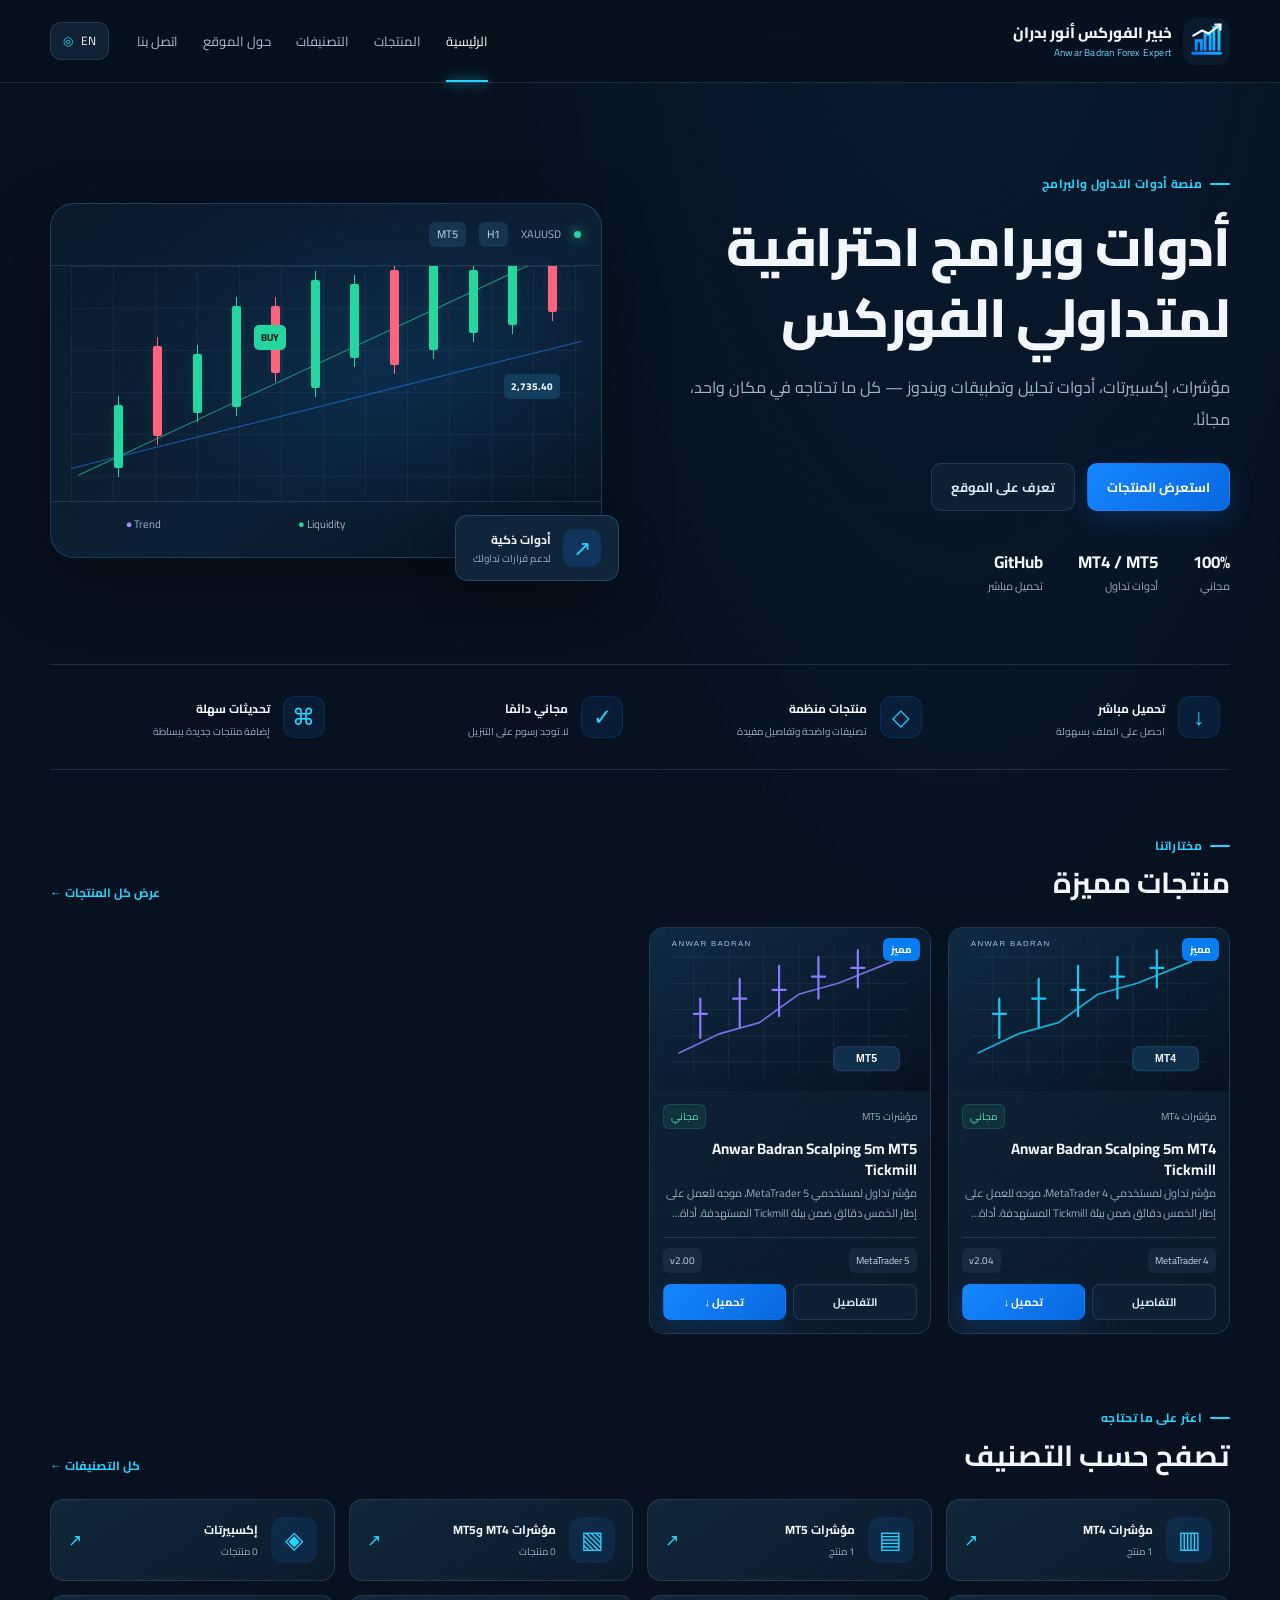
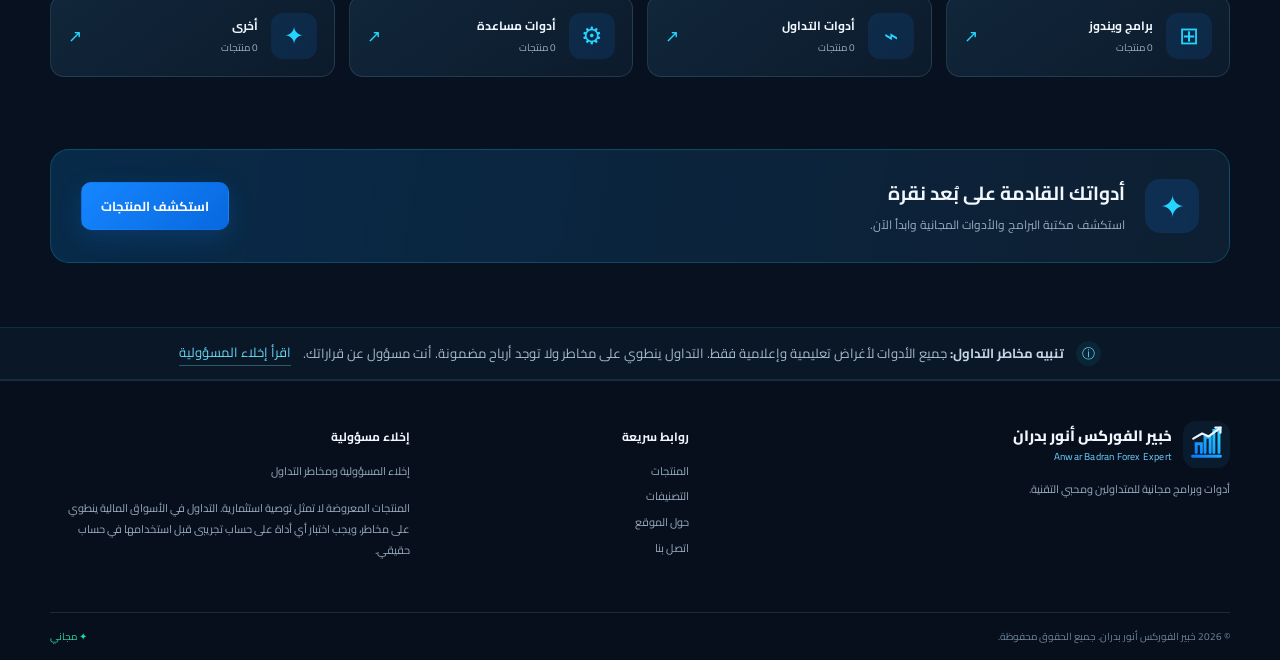
<file: index.html>
<!doctype html>
<html lang="ar" dir="rtl">
<head>
  <meta charset="utf-8">
  <meta name="viewport" content="width=device-width, initial-scale=1">
  <meta name="theme-color" content="#07111f">
  <meta name="description" content="معرض خبير الفوركس أنور بدران للبرامج والمؤشرات وأدوات التداول المجانية.">
  <title>خبير الفوركس أنور بدران | برامج وأدوات مجانية</title>
  <link rel="icon" href="assets/images/logo.svg" type="image/svg+xml">
  <link rel="stylesheet" href="assets/css/style.css">
  <script defer src="assets/js/app.js"></script>
</head>
<body>
  <div id="site-header"></div>
  <main>
    <section class="hero container">
      <div class="hero-copy">
        <span class="eyebrow" data-i18n="heroEyebrow">منصة أدوات التداول والبرامج</span>
        <h1 data-i18n="heroTitle">أدوات وبرامج احترافية<br>لمتداولي الفوركس</h1>
        <p data-i18n="heroText">مؤشرات، إكسبيرتات، أدوات تحليل وتطبيقات ويندوز — كل ما تحتاجه في مكان واحد، مجانًا.</p>
        <div class="hero-actions">
          <a class="button primary" href="products.html" data-i18n="browseProducts">استعرض المنتجات <span aria-hidden="true">←</span></a>
          <a class="button secondary" href="about.html" data-i18n="learnMore">تعرف على الموقع</a>
        </div>
        <div class="hero-stats">
          <div><strong>100%</strong><span data-i18n="freeAlways">مجاني</span></div>
          <div><strong>MT4 / MT5</strong><span data-i18n="tradingTools">أدوات تداول</span></div>
          <div><strong>GitHub</strong><span data-i18n="directDownloads">تحميل مباشر</span></div>
        </div>
      </div>
      <div class="hero-visual" aria-label="Trading chart illustration">
        <div class="visual-top"><span class="live-dot"></span><span>XAUUSD</span><span class="visual-pill">H1</span><span class="visual-pill">MT5</span></div>
        <div class="chart-grid">
          <div class="chart-line line-one"></div><div class="chart-line line-two"></div>
          <div class="candles" aria-hidden="true">
            <i class="up" style="--h:30%;--b:10%"></i><i class="down" style="--h:43%;--b:25%"></i><i class="up" style="--h:28%;--b:36%"></i><i class="up" style="--h:48%;--b:39%"></i><i class="down" style="--h:32%;--b:55%"></i><i class="up" style="--h:51%;--b:48%"></i><i class="up" style="--h:35%;--b:62%"></i><i class="down" style="--h:45%;--b:59%"></i><i class="up" style="--h:53%;--b:66%"></i><i class="up" style="--h:30%;--b:74%"></i><i class="up" style="--h:42%;--b:78%"></i><i class="down" style="--h:25%;--b:84%"></i>
          </div>
          <div class="chart-label label-buy">BUY</div><div class="chart-label label-price">2,735.40</div>
        </div>
        <div class="visual-footer"><span>EMA 50 <b class="blue">●</b></span><span>Liquidity <b class="green">●</b></span><span>Trend <b class="purple">●</b></span></div>
        <div class="floating-card"><span class="float-icon">↗</span><div><strong data-i18n="smartTools">أدوات ذكية</strong><small data-i18n="forYourTrading">لدعم قرارات تداولك</small></div></div>
      </div>
    </section>

    <section class="benefits container">
      <div class="benefit"><span class="benefit-icon">↓</span><div><strong data-i18n="benefit1Title">تحميل مباشر</strong><p data-i18n="benefit1Text">احصل على الملف بسهولة</p></div></div>
      <div class="benefit"><span class="benefit-icon">◇</span><div><strong data-i18n="benefit2Title">منتجات منظمة</strong><p data-i18n="benefit2Text">تصنيفات واضحة وتفاصيل مفيدة</p></div></div>
      <div class="benefit"><span class="benefit-icon">✓</span><div><strong data-i18n="benefit3Title">مجاني دائمًا</strong><p data-i18n="benefit3Text">لا توجد رسوم على التنزيل</p></div></div>
      <div class="benefit"><span class="benefit-icon">⌘</span><div><strong data-i18n="benefit4Title">تحديثات سهلة</strong><p data-i18n="benefit4Text">إضافة منتجات جديدة ببساطة</p></div></div>
    </section>

    <section class="section container">
      <div class="section-heading"><div><span class="eyebrow" data-i18n="curatedCollection">مختاراتنا</span><h2 data-i18n="featuredProducts">منتجات مميزة</h2></div><a class="text-link" href="products.html" data-i18n="viewAll">عرض كل المنتجات ←</a></div>
      <div id="featured-products" class="product-grid"></div>
    </section>

    <section class="section container">
      <div class="section-heading"><div><span class="eyebrow" data-i18n="browseByType">اعثر على ما تحتاجه</span><h2 data-i18n="categoriesTitle">تصفح حسب التصنيف</h2></div><a class="text-link" href="categories.html" data-i18n="allCategories">كل التصنيفات ←</a></div>
      <div id="home-categories" class="category-grid"></div>
    </section>

    <section class="cta container">
      <div class="cta-mark">✦</div><div><h2 data-i18n="ctaTitle">أدواتك القادمة على بُعد نقرة</h2><p data-i18n="ctaText">استكشف مكتبة البرامج والأدوات المجانية وابدأ الآن.</p></div><a class="button primary" href="products.html" data-i18n="exploreNow">استكشف المنتجات</a>
    </section>
  </main>
  <div id="site-footer"></div>
</body>
</html>
</file>
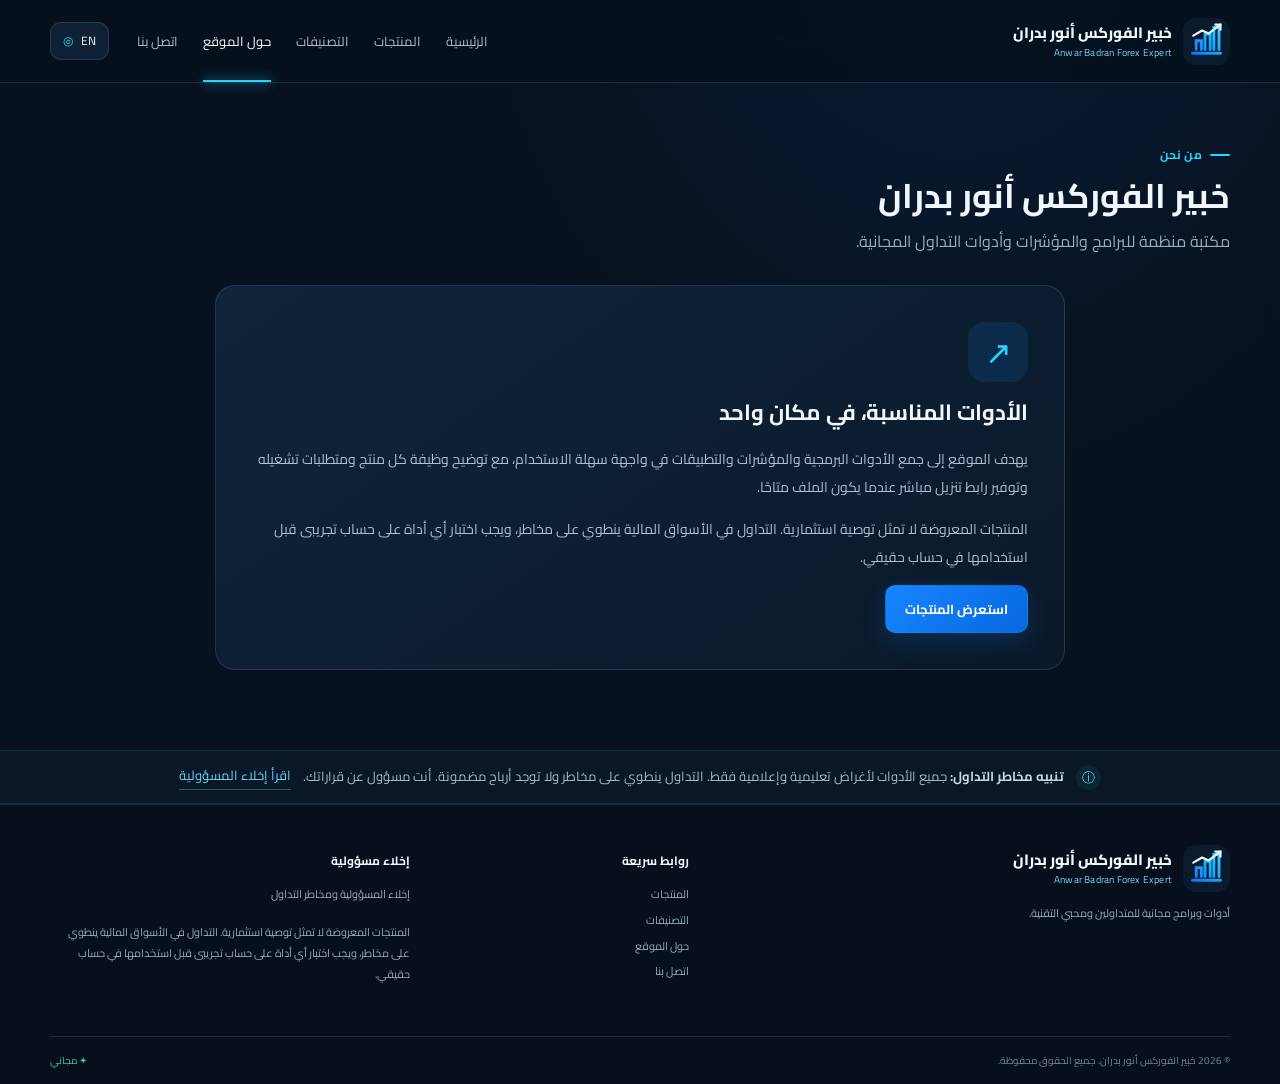
<file: about.html>
<!doctype html>
<html lang="ar" dir="rtl"><head><meta charset="utf-8"><meta name="viewport" content="width=device-width,initial-scale=1"><title>عن الموقع | خبير الفوركس أنور بدران</title><link rel="icon" href="assets/images/logo.svg" type="image/svg+xml"><link rel="stylesheet" href="assets/css/style.css"><script defer src="assets/js/app.js"></script></head><body><div id="site-header"></div><main class="container page-main"><div class="page-heading"><span class="eyebrow" data-i18n="aboutLabel">من نحن</span><h1 data-i18n="aboutTitle">خبير الفوركس أنور بدران</h1><p data-i18n="aboutLead">مكتبة منظمة للبرامج والمؤشرات وأدوات التداول المجانية.</p></div><section class="content-panel about-panel"><div class="about-symbol">↗</div><h2 data-i18n="aboutHeading">الأدوات المناسبة، في مكان واحد</h2><p data-i18n="aboutBody">يهدف الموقع إلى جمع الأدوات البرمجية والمؤشرات والتطبيقات في واجهة سهلة الاستخدام، مع توضيح وظيفة كل منتج ومتطلبات تشغيله وتوفير رابط تنزيل مباشر عندما يكون الملف متاحًا.</p><p data-i18n="aboutNote">المنتجات المعروضة لا تمثل توصية استثمارية. التداول في الأسواق المالية ينطوي على مخاطر، ويجب اختبار أي أداة قبل استخدامها في حساب حقيقي.</p><a class="button primary" href="products.html" data-i18n="browseProducts">استعرض المنتجات</a></section></main><div id="site-footer"></div></body></html>
</file>
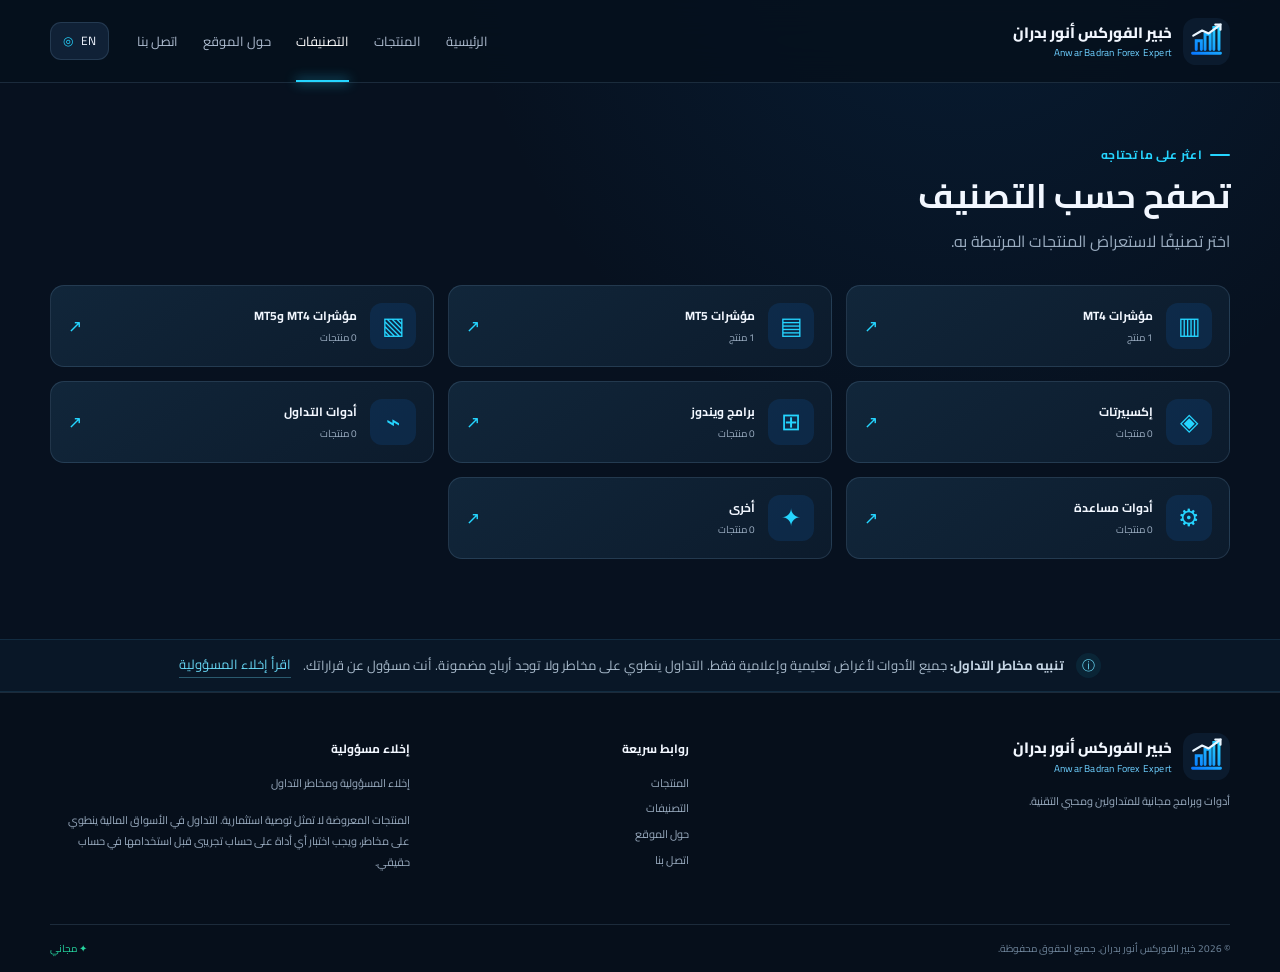
<file: categories.html>
<!doctype html>
<html lang="ar" dir="rtl"><head><meta charset="utf-8"><meta name="viewport" content="width=device-width,initial-scale=1"><title>التصنيفات | خبير الفوركس أنور بدران</title><link rel="icon" href="assets/images/logo.svg" type="image/svg+xml"><link rel="stylesheet" href="assets/css/style.css"><script defer src="assets/js/app.js"></script></head><body><div id="site-header"></div><main class="container page-main"><div class="page-heading"><span class="eyebrow" data-i18n="browseByType">اعثر على ما تحتاجه</span><h1 data-i18n="categoriesTitle">تصفح حسب التصنيف</h1><p data-i18n="categoriesIntro">اختر تصنيفًا لاستعراض المنتجات المرتبطة به.</p></div><div id="all-categories" class="category-grid category-grid-large"></div></main><div id="site-footer"></div></body></html>
</file>
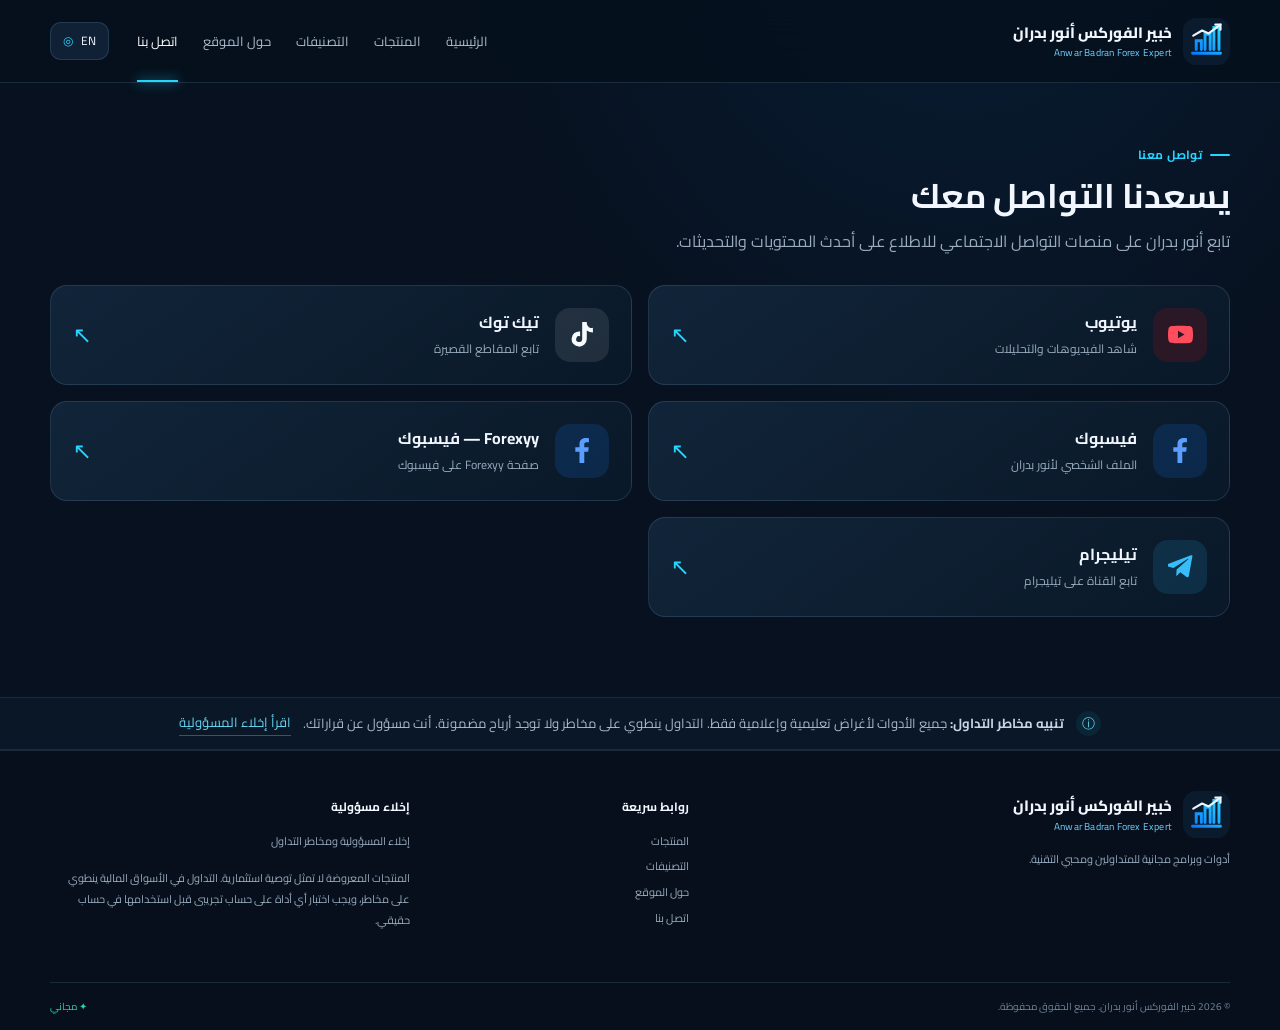
<file: contact.html>
<!doctype html>
<html lang="ar" dir="rtl"><head><meta charset="utf-8"><meta name="viewport" content="width=device-width,initial-scale=1"><title>اتصل بنا | خبير الفوركس أنور بدران</title><link rel="icon" href="assets/images/logo.svg" type="image/svg+xml"><link rel="stylesheet" href="assets/css/style.css"><script defer src="assets/js/app.js"></script></head><body>
<div id="site-header"></div><main class="container page-main"><div class="page-heading"><span class="eyebrow" data-i18n="contactLabel">تواصل معنا</span><h1 data-i18n="contactTitle">يسعدنا التواصل معك</h1><p data-i18n="contactIntro">تابع أنور بدران على منصات التواصل الاجتماعي للاطلاع على أحدث المحتويات والتحديثات.</p></div>
<section class="social-grid" aria-label="Social media links">
<a class="social-card social-youtube" href="https://www.youtube.com/@forexFOOREXanwar" target="_blank" rel="noopener noreferrer"><span class="social-icon" aria-hidden="true"><svg viewBox="0 0 24 24"><path d="M23.5 6.2a3 3 0 0 0-2.1-2.1C19.5 3.6 12 3.6 12 3.6s-7.5 0-9.4.5A3 3 0 0 0 .5 6.2 31 31 0 0 0 0 12a31 31 0 0 0 .5 5.8 3 3 0 0 0 2.1 2.1c1.9.5 9.4.5 9.4.5s7.5 0 9.4-.5a3 3 0 0 0 2.1-2.1A31 31 0 0 0 24 12a31 31 0 0 0-.5-5.8ZM9.6 15.6V8.4l6.3 3.6-6.3 3.6Z"/></svg></span><span class="social-copy"><strong data-i18n="socialYoutube">يوتيوب</strong><small data-i18n="socialYoutubeText">شاهد الفيديوهات والتحليلات</small></span><span class="social-arrow" aria-hidden="true">↗</span></a>
<a class="social-card social-tiktok" href="https://www.tiktok.com/@fx.badran2025" target="_blank" rel="noopener noreferrer"><span class="social-icon" aria-hidden="true"><svg viewBox="0 0 24 24"><path d="M19.6 5.7a5.8 5.8 0 0 1-3.5-4.8V0h-4.4v16.4a2.9 2.9 0 1 1-2-2.8V9.1a7.3 7.3 0 1 0 6.4 7.3V8.1a10.2 10.2 0 0 0 5.9 1.9V5.6a5.8 5.8 0 0 1-2.4.1Z"/></svg></span><span class="social-copy"><strong data-i18n="socialTiktok">تيك توك</strong><small data-i18n="socialTiktokText">تابع المقاطع القصيرة</small></span><span class="social-arrow" aria-hidden="true">↗</span></a>
<a class="social-card social-facebook" href="https://www.facebook.com/anwar.badraan" target="_blank" rel="noopener noreferrer"><span class="social-icon" aria-hidden="true"><svg viewBox="0 0 24 24"><path d="M13.7 24V13.1h3.7l.6-4.3h-4.3V6.1c0-1.2.4-2.1 2.2-2.1h2.3V.2C17.8.1 16.4 0 15 0c-3.5 0-5.9 2.1-5.9 6.1v2.7h-4v4.3h4V24h4.6Z"/></svg></span><span class="social-copy"><strong data-i18n="socialFacebookProfile">فيسبوك</strong><small data-i18n="socialFacebookProfileText">الملف الشخصي لأنور بدران</small></span><span class="social-arrow" aria-hidden="true">↗</span></a>
<a class="social-card social-facebook" href="https://www.facebook.com/Forexyy/?ref=pages_you_manage" target="_blank" rel="noopener noreferrer"><span class="social-icon" aria-hidden="true"><svg viewBox="0 0 24 24"><path d="M13.7 24V13.1h3.7l.6-4.3h-4.3V6.1c0-1.2.4-2.1 2.2-2.1h2.3V.2C17.8.1 16.4 0 15 0c-3.5 0-5.9 2.1-5.9 6.1v2.7h-4v4.3h4V24h4.6Z"/></svg></span><span class="social-copy"><strong data-i18n="socialFacebookPage">Forexyy — فيسبوك</strong><small data-i18n="socialFacebookPageText">صفحة Forexyy على فيسبوك</small></span><span class="social-arrow" aria-hidden="true">↗</span></a>
<a class="social-card social-telegram" href="https://t.me/anwarbadran2025" target="_blank" rel="noopener noreferrer"><span class="social-icon" aria-hidden="true"><svg viewBox="0 0 24 24"><path d="M22.4 2.2 19 21c-.3 1.3-1.1 1.6-2.2 1l-6-4.4-2.9 2.8c-.3.3-.5.5-1 .5l.4-6.1L18.4 5c.5-.4-.1-.7-.7-.3L4.2 13.5l-5.9-1.8c-1.3-.4-1.3-1.3.3-1.9L21 1.3c1.1-.4 2 .3 1.4.9Z" transform="translate(1 0)"/></svg></span><span class="social-copy"><strong data-i18n="socialTelegram">تيليجرام</strong><small data-i18n="socialTelegramText">تابع القناة على تيليجرام</small></span><span class="social-arrow" aria-hidden="true">↗</span></a>
</section></main><div id="site-footer"></div></body></html>
</file>
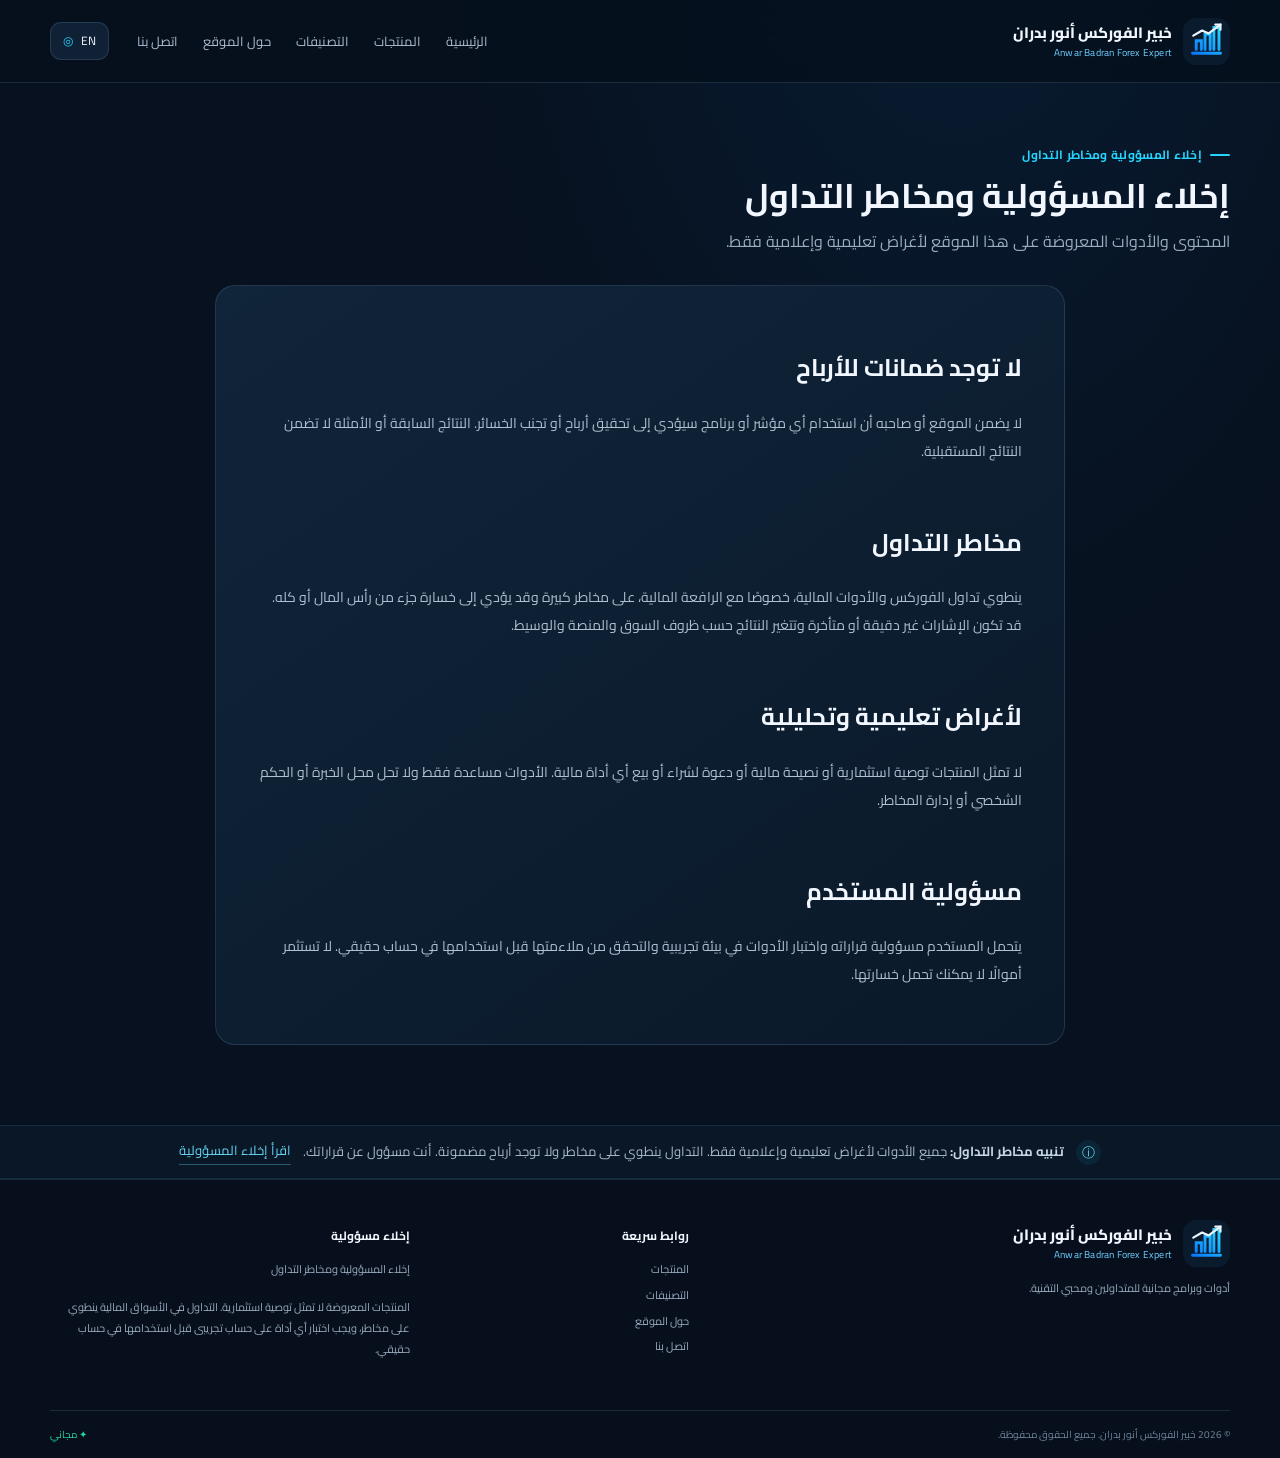
<file: disclaimer.html>
<!doctype html>
<html lang="ar" dir="rtl">
<head>
<meta charset="utf-8"><meta name="viewport" content="width=device-width,initial-scale=1">
<meta name="description" content="إخلاء المسؤولية ومخاطر التداول لموقع خبير الفوركس أنور بدران.">
<title>إخلاء المسؤولية ومخاطر التداول | خبير الفوركس أنور بدران</title>
<link rel="icon" href="assets/images/logo.svg" type="image/svg+xml">
<link rel="stylesheet" href="assets/css/style.css"><script defer src="assets/js/app.js"></script>
</head>
<body><div id="site-header"></div>
<main class="container page-main">
<section class="page-heading"><span class="eyebrow" data-i18n="disclaimerPage">إخلاء المسؤولية</span><h1 data-i18n="disclaimerTitle">إخلاء المسؤولية ومخاطر التداول</h1><p data-i18n="disclaimerIntro">المحتوى والأدوات المعروضة على هذا الموقع لأغراض تعليمية وإعلامية فقط.</p></section>
<section class="content-panel" style="padding:clamp(22px,4vw,42px);display:grid;gap:24px">
<div><h2 data-i18n="disclaimerNoProfitTitle">لا توجد ضمانات للأرباح</h2><p data-i18n="disclaimerNoProfit">لا يضمن الموقع أو صاحبه أن استخدام أي مؤشر أو برنامج سيؤدي إلى تحقيق أرباح أو تجنب الخسائر. النتائج السابقة أو الأمثلة لا تضمن النتائج المستقبلية.</p></div>
<div><h2 data-i18n="disclaimerRiskTitle">مخاطر التداول</h2><p data-i18n="disclaimerRisk">ينطوي تداول الفوركس والأدوات المالية، خصوصًا مع الرافعة المالية، على مخاطر كبيرة وقد يؤدي إلى خسارة جزء من رأس المال أو كله. قد تكون الإشارات غير دقيقة أو متأخرة وتتغير النتائج حسب ظروف السوق والمنصة والوسيط.</p></div>
<div><h2 data-i18n="disclaimerEducationTitle">لأغراض تعليمية وتحليلية</h2><p data-i18n="disclaimerEducation">لا تمثل المنتجات توصية استثمارية أو نصيحة مالية أو دعوة لشراء أو بيع أي أداة مالية. الأدوات مساعدة فقط ولا تحل محل الخبرة أو الحكم الشخصي أو إدارة المخاطر.</p></div>
<div><h2 data-i18n="disclaimerResponsibilityTitle">مسؤولية المستخدم</h2><p data-i18n="disclaimerResponsibility">يتحمل المستخدم مسؤولية قراراته واختبار الأدوات في بيئة تجريبية والتحقق من ملاءمتها قبل استخدامها في حساب حقيقي. لا تستثمر أموالًا لا يمكنك تحمل خسارتها.</p></div>
</section></main><div id="site-footer"></div></body></html>
</file>
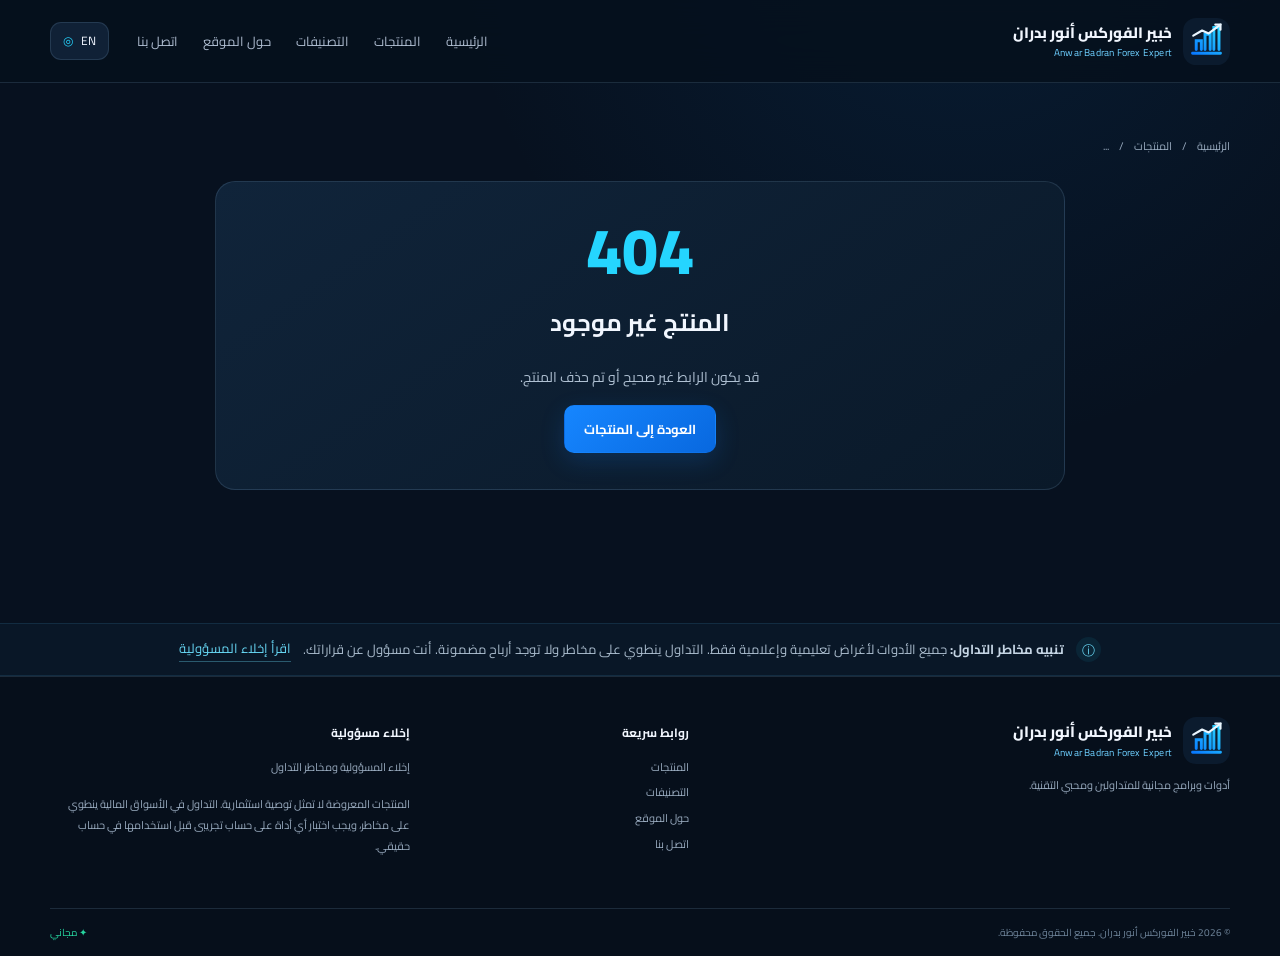
<file: product.html>
<!doctype html>
<html lang="ar" dir="rtl"><head><meta charset="utf-8"><meta name="viewport" content="width=device-width,initial-scale=1"><meta name="description" content="تفاصيل المنتج والتنزيل."><title>تفاصيل المنتج | خبير الفوركس أنور بدران</title><link rel="icon" href="assets/images/logo.svg" type="image/svg+xml"><link rel="stylesheet" href="assets/css/style.css"><script defer src="assets/js/app.js"></script></head>
<body><div id="site-header"></div><main class="container page-main"><nav class="breadcrumbs"><a href="index.html" data-i18n="home">الرئيسية</a><span>/</span><a href="products.html" data-i18n="products">المنتجات</a><span>/</span><span id="crumb-product">...</span></nav><div id="product-detail"></div></main><div id="site-footer"></div></body></html>
</file>
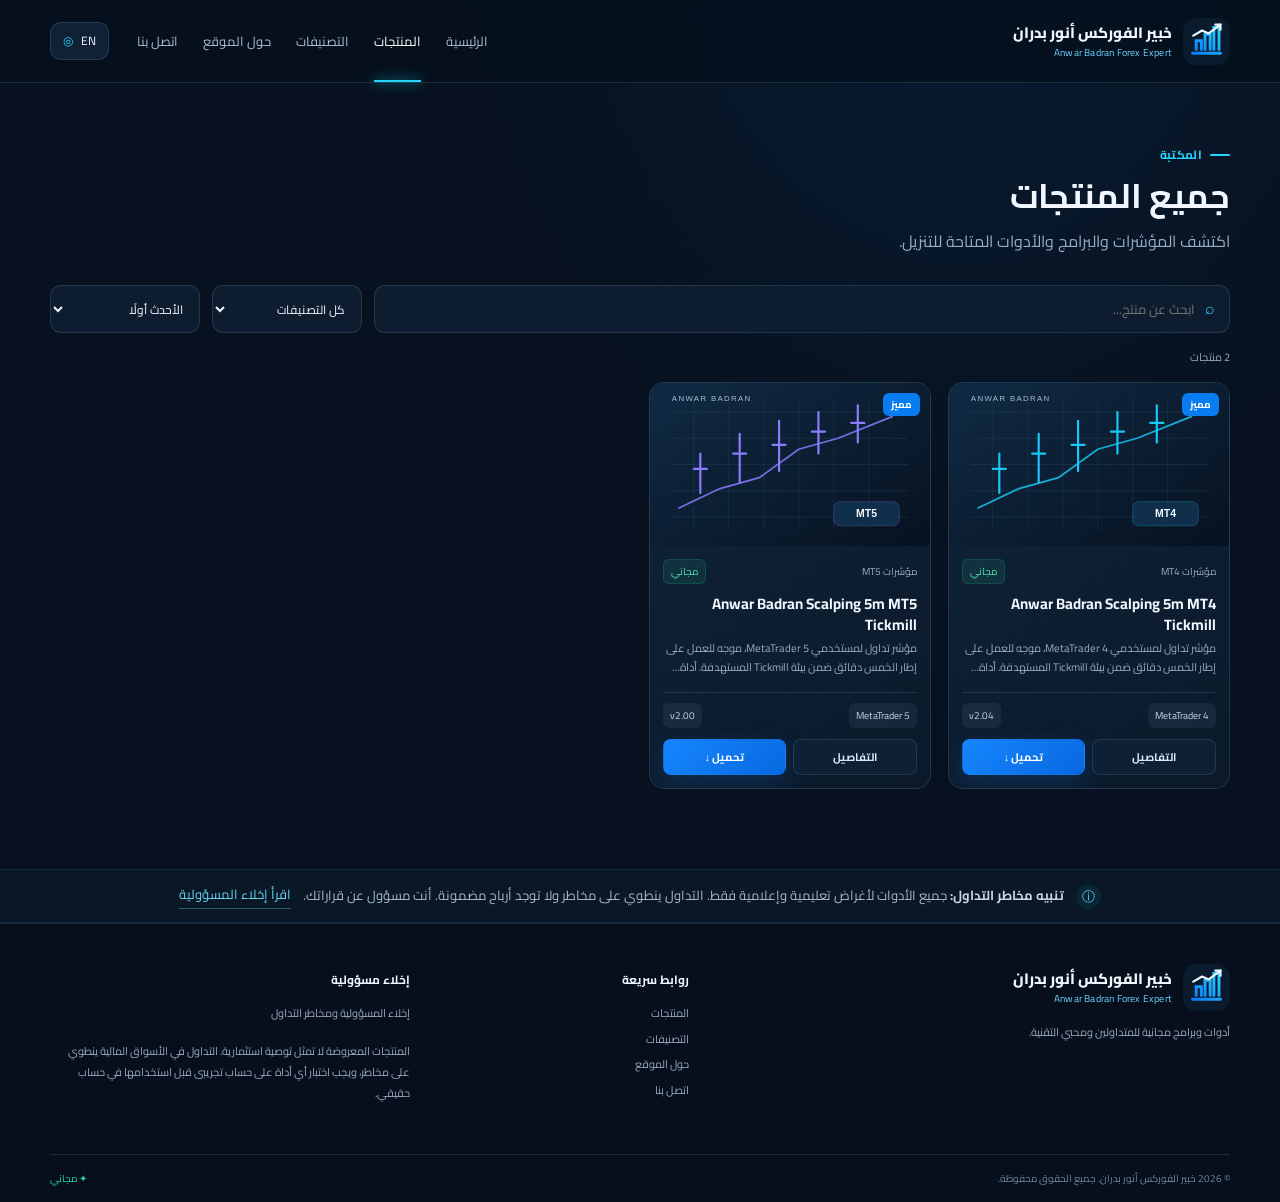
<file: products.html>
<!doctype html>
<html lang="ar" dir="rtl"><head><meta charset="utf-8"><meta name="viewport" content="width=device-width,initial-scale=1"><meta name="description" content="تصفح جميع البرامج والمؤشرات وأدوات التداول المجانية."><title>المنتجات | خبير الفوركس أنور بدران</title><link rel="icon" href="assets/images/logo.svg" type="image/svg+xml"><link rel="stylesheet" href="assets/css/style.css"><script defer src="assets/js/app.js"></script></head>
<body><div id="site-header"></div><main class="container page-main"><div class="page-heading"><span class="eyebrow" data-i18n="library">المكتبة</span><h1 data-i18n="allProducts">جميع المنتجات</h1><p data-i18n="productsIntro">اكتشف المؤشرات والبرامج والأدوات المتاحة للتنزيل.</p></div>
<div class="filters"><label class="search-box"><span>⌕</span><input id="product-search" type="search" data-i18n-placeholder="searchPlaceholder" placeholder="ابحث عن منتج..."></label><select id="category-filter" aria-label="Category filter"></select><select id="sort-filter" aria-label="Sort products"><option value="newest" data-i18n="sortNewest">الأحدث أولًا</option><option value="name" data-i18n="sortName">الاسم</option></select></div>
<div id="product-count" class="result-count"></div><div id="all-products" class="product-grid"></div><div id="empty-state" class="empty-state hidden"><span>⌕</span><h3 data-i18n="noResults">لا توجد نتائج</h3><p data-i18n="tryAnotherSearch">جرّب كلمة بحث أو تصنيفًا آخر.</p></div></main><div id="site-footer"></div></body></html>
</file>
<file: assets/css/style.css>
@import url('https://fonts.googleapis.com/css2?family=Cairo:wght@400;500;600;700;800&family=Inter:wght@400;500;600;700;800&display=swap');
:root{--bg:#07111f;--bg-soft:#0a1727;--panel:#0e1e30;--panel2:#12263a;--border:rgba(145,184,220,.16);--text:#f2f7ff;--muted:#9aacc0;--blue:#1686ff;--cyan:#25d5ff;--green:#26d6a0;--radius:18px;--shadow:0 18px 50px rgba(0,0,0,.2)}
*{box-sizing:border-box}html{scroll-behavior:smooth}body{margin:0;background:radial-gradient(ellipse at 75% -15%,rgba(13,95,167,.16),transparent 38%),var(--bg);color:var(--text);font-family:"Cairo",sans-serif;line-height:1.7;min-height:100vh}body.is-english{font-family:"Inter","Cairo",sans-serif}a{color:inherit;text-decoration:none}button,input,select{font:inherit}.container{width:min(1180px,calc(100% - 40px));margin-inline:auto}.site-header{position:sticky;top:0;z-index:30;background:rgba(6,16,29,.88);backdrop-filter:blur(18px);border-bottom:1px solid var(--border)}.nav-wrap{min-height:82px;display:flex;align-items:center;gap:28px}.brand{display:flex;align-items:center;gap:11px;min-width:max-content}.brand img{width:47px;height:47px}.brand span{display:flex;flex-direction:column;line-height:1.35}.brand strong{font-size:15px;font-weight:800}.brand small{color:#6dcfff;font-size:10px;letter-spacing:.2px;margin-top:3px}.main-nav{display:flex;align-items:center;gap:25px;margin-inline-start:auto}.main-nav a{color:#aebdd0;font-size:13px;position:relative;transition:.2s}.main-nav a:hover,.main-nav a.active{color:#fff}.main-nav a.active:after{content:"";position:absolute;bottom:-30px;inset-inline:0;height:2px;background:var(--cyan);box-shadow:0 0 12px var(--cyan)}.nav-tools{display:flex;gap:9px}.language-toggle,.mobile-menu{border:1px solid var(--border);background:#102136;color:var(--text);border-radius:11px;padding:8px 12px;cursor:pointer;font-size:12px}.language-toggle span{color:var(--cyan);margin-inline-start:5px}.mobile-menu{display:none}.hero{display:grid;grid-template-columns:1fr .95fr;gap:48px;align-items:center;padding-block:65px 50px;min-height:500px}.hero-copy{padding-block:18px}.eyebrow{display:inline-flex;align-items:center;gap:8px;color:var(--cyan);font-size:12px;font-weight:700;letter-spacing:.3px}.eyebrow:before{content:"";width:20px;height:2px;background:var(--cyan);border-radius:5px}.hero h1{font-size:clamp(34px,4.2vw,54px);line-height:1.32;letter-spacing:-1.2px;margin:18px 0 17px;font-weight:800}.hero-copy>p{color:#a6b7ca;font-size:16px;max-width:540px;line-height:2}.hero-actions{display:flex;gap:12px;flex-wrap:wrap;margin-top:28px}.button{display:inline-flex;align-items:center;justify-content:center;gap:10px;border:1px solid transparent;border-radius:10px;padding:12px 19px;font-weight:700;font-size:13px;cursor:pointer;transition:transform .2s,box-shadow .2s,background .2s;white-space:nowrap}.button:hover{transform:translateY(-2px)}.button.primary{color:white;background:linear-gradient(135deg,#1686ff,#0868df);box-shadow:0 8px 24px rgba(22,134,255,.18)}.button.primary:hover{box-shadow:0 10px 30px rgba(22,134,255,.35)}.button.secondary{background:rgba(15,34,54,.8);border-color:var(--border);color:#d9e9fa}.button.small{padding:8px 12px;font-size:11px;border-radius:8px}.button:disabled{opacity:.6;cursor:not-allowed;transform:none}.hero-stats{display:flex;gap:35px;margin-top:37px;flex-wrap:wrap}.hero-stats div{display:flex;flex-direction:column}.hero-stats strong{font-size:17px;color:#f2f8ff}.hero-stats span{font-size:11px;color:var(--muted)}.hero-visual{position:relative;min-height:355px;border:1px solid rgba(62,161,238,.26);border-radius:24px;overflow:visible;background:linear-gradient(145deg,#0b1b2c,#0c2035 60%,#071421);box-shadow:0 25px 70px rgba(0,0,0,.3)}.hero-visual:before{content:"";position:absolute;inset:0;border-radius:24px;background:radial-gradient(ellipse at 60% 45%,rgba(13,123,218,.14),transparent 60%);pointer-events:none}.visual-top,.visual-footer{display:flex;align-items:center;gap:13px;padding:18px 20px;color:#9cb1c7;font-size:11px}.visual-top{border-bottom:1px solid var(--border)}.live-dot{width:7px;height:7px;background:var(--green);border-radius:50%;box-shadow:0 0 12px var(--green)}.visual-pill{padding:3px 8px;border-radius:6px;background:#18334c;color:#c9e2fa}.chart-grid{height:235px;position:relative;margin:0 20px;background-image:linear-gradient(rgba(127,172,209,.08) 1px,transparent 1px),linear-gradient(90deg,rgba(127,172,209,.08) 1px,transparent 1px);background-size:42px 42px;overflow:hidden}.chart-line{position:absolute;height:1px;width:115%;left:-4%;transform:rotate(-14deg);opacity:.65}.line-one{top:57%;background:var(--blue)}.line-two{top:36%;background:var(--green);transform:rotate(-25deg)}.candles{position:absolute;inset:12px 8px}.candles i{position:absolute;bottom:var(--b);height:var(--h);width:9px;border-radius:2px;background:var(--green);box-shadow:0 0 8px rgba(38,214,160,.12)}.candles i:before{content:"";position:absolute;left:4px;top:-9px;bottom:-9px;width:1px;background:inherit}.candles i:nth-child(1){left:7%}.candles i:nth-child(2){left:15%}.candles i:nth-child(3){left:23%}.candles i:nth-child(4){left:31%}.candles i:nth-child(5){left:39%}.candles i:nth-child(6){left:47%}.candles i:nth-child(7){left:55%}.candles i:nth-child(8){left:63%}.candles i:nth-child(9){left:71%}.candles i:nth-child(10){left:79%}.candles i:nth-child(11){left:87%}.candles i:nth-child(12){left:95%}.candles .down{background:#ff647c}.chart-label{position:absolute;font-size:10px;font-weight:800;padding:4px 7px;border-radius:5px}.label-buy{top:25%;left:36%;background:var(--green);color:#052318}.label-price{top:46%;right:4%;color:#eaf7ff;background:#123d5d}.visual-footer{justify-content:space-around;border-top:1px solid var(--border);padding:13px}.blue{color:var(--blue)}.green{color:var(--green)}.purple{color:#a58bff}.floating-card{position:absolute;bottom:-24px;inset-inline-start:-18px;display:flex;align-items:center;gap:12px;padding:13px 17px;background:#10253a;border:1px solid rgba(71,163,230,.28);border-radius:13px;box-shadow:var(--shadow)}.float-icon{display:grid;place-items:center;width:38px;height:38px;background:rgba(22,134,255,.16);color:var(--cyan);border-radius:10px;font-size:22px}.floating-card div{display:flex;flex-direction:column}.floating-card strong{font-size:12px}.floating-card small{font-size:10px;color:var(--muted)}.benefits{display:grid;grid-template-columns:repeat(4,1fr);gap:14px;padding-block:22px;border-block:1px solid var(--border)}.benefit{display:flex;align-items:center;gap:13px;padding:7px 10px}.benefit-icon{width:42px;height:42px;display:grid;place-items:center;flex-shrink:0;border-radius:12px;background:rgba(22,134,255,.1);border:1px solid rgba(22,134,255,.15);color:var(--cyan);font-size:23px}.benefit strong{font-size:12px}.benefit p{margin:2px 0 0;font-size:10px;color:var(--muted)}.section{padding-block:58px 8px}.section-heading{display:flex;align-items:end;justify-content:space-between;gap:20px;margin-bottom:23px}.section-heading h2,.page-heading h1{margin:7px 0 0;font-size:29px;line-height:1.4}.text-link{color:var(--cyan);font-size:12px;font-weight:700}.product-grid{display:grid;grid-template-columns:repeat(4,minmax(0,1fr));gap:17px}.product-card{background:linear-gradient(145deg,rgba(17,37,58,.96),rgba(11,26,42,.96));border:1px solid var(--border);border-radius:15px;overflow:hidden;transition:transform .2s,border-color .2s,box-shadow .2s;min-width:0}.product-card:hover{transform:translateY(-4px);border-color:rgba(37,213,255,.35);box-shadow:0 16px 35px rgba(0,0,0,.2)}.product-art{display:block;position:relative;overflow:hidden;background:#0b1929;aspect-ratio:1.72}.product-art img{width:100%;height:100%;object-fit:cover;display:block;transition:transform .4s}.product-card:hover .product-art img{transform:scale(1.04)}.product-badge{position:absolute;top:10px;inset-inline-start:10px;background:#087df2;color:#fff;padding:3px 8px;border-radius:6px;font-size:10px;font-weight:700}.badge-new{background:#0c9d79}.product-card-body{padding:13px}.product-meta{display:flex;align-items:center;justify-content:space-between;gap:8px;font-size:10px;color:var(--muted)}.free-tag{font-size:10px;color:#53e2b1;background:rgba(38,214,160,.1);border:1px solid rgba(38,214,160,.16);border-radius:6px;padding:3px 7px;white-space:nowrap}.product-card h3{font-size:15px;margin:9px 0 4px;line-height:1.4}.product-card h3 a:hover{color:var(--cyan)}.product-card-body>p{color:var(--muted);font-size:11px;line-height:1.8;margin:0;min-height:40px;display:-webkit-box;-webkit-line-clamp:2;-webkit-box-orient:vertical;overflow:hidden}.product-card-bottom{display:flex;align-items:center;justify-content:space-between;margin-top:13px;padding-top:10px;border-top:1px solid var(--border)}.platform-tag,.version-tag{font-size:10px;color:#c0d1e4;background:rgba(126,161,193,.1);border-radius:6px;padding:4px 7px}.card-actions{display:flex;gap:7px;margin-top:11px}.card-actions .button{flex:1}.category-grid{display:grid;grid-template-columns:repeat(4,minmax(0,1fr));gap:14px}.category-card{display:flex;align-items:center;gap:13px;padding:17px;background:linear-gradient(145deg,#11263a,#0c1b2c);border:1px solid var(--border);border-radius:14px;transition:.2s}.category-card:hover{border-color:rgba(37,213,255,.4);transform:translateY(-3px)}.category-icon{display:grid;place-items:center;flex-shrink:0;width:46px;height:46px;border-radius:12px;background:rgba(22,134,255,.12);color:var(--cyan);font-size:24px}.category-card-text{display:flex;flex-direction:column;min-width:0}.category-card-text strong{font-size:12px}.category-card-text small{font-size:10px;color:var(--muted);margin-top:3px}.category-arrow{margin-inline-start:auto;color:var(--cyan);font-size:17px}.cta{display:flex;align-items:center;gap:20px;margin-top:64px;margin-bottom:64px;padding:27px 30px;background:linear-gradient(100deg,rgba(10,74,126,.45),rgba(15,33,52,.9));border:1px solid rgba(37,213,255,.2);border-radius:19px}.cta-mark{display:grid;place-items:center;flex-shrink:0;width:54px;height:54px;background:rgba(22,134,255,.15);border-radius:15px;color:var(--cyan);font-size:30px}.cta div:nth-child(2){flex:1}.cta h2{margin:0;font-size:19px}.cta p{margin:5px 0 0;color:var(--muted);font-size:12px}.page-main{min-height:60vh;padding-block:54px 80px}.page-heading{margin-bottom:30px}.page-heading h1{font-size:34px}.page-heading p{color:var(--muted);margin:8px 0 0}.filters{display:flex;gap:12px;margin-bottom:15px}.search-box{display:flex;align-items:center;gap:10px;flex:1;background:#0d1d2f;border:1px solid var(--border);border-radius:11px;padding:0 14px;color:var(--cyan)}.search-box input{width:100%;border:0;outline:0;background:transparent;color:var(--text);padding:12px 0;font-size:13px}.filters select{min-width:150px;background:#0d1d2f;border:1px solid var(--border);border-radius:11px;color:var(--text);padding:10px 12px;outline:0;font-size:12px}.filters option{background:#0d1d2f}.result-count{color:var(--muted);font-size:11px;margin-bottom:15px}.empty-state{text-align:center;padding:60px 20px;color:var(--muted)}.empty-state>span{font-size:44px;color:var(--cyan)}.empty-state h3{color:var(--text)}.hidden{display:none!important}.breadcrumbs{display:flex;align-items:center;gap:10px;color:var(--muted);font-size:11px;margin-bottom:25px}.breadcrumbs a:hover{color:var(--cyan)}.product-detail{display:grid;grid-template-columns:.92fr 1.08fr;gap:40px;align-items:start}.detail-art{position:sticky;top:110px;background:#0d1d2f;border:1px solid var(--border);border-radius:18px;padding:12px}.detail-art img{display:block;width:100%;border-radius:12px}.detail-art-caption{display:flex;align-items:center;justify-content:space-between;padding:12px 4px 2px}.detail-copy h1{font-size:37px;line-height:1.3;margin:12px 0}.detail-tags{display:flex;align-items:center;gap:10px}.detail-description{color:#b2c2d4;line-height:2;font-size:14px}.spec-grid{display:grid;grid-template-columns:repeat(3,1fr);gap:10px;margin:23px 0 27px}.spec-grid div{display:flex;flex-direction:column;gap:5px;background:#0d1e30;border:1px solid var(--border);padding:12px;border-radius:10px;min-width:0}.spec-grid small{color:var(--muted);font-size:10px}.spec-grid strong{font-size:12px;overflow-wrap:anywhere}.detail-copy h2{font-size:16px;margin:24px 0 10px}.feature-list{list-style:none;padding:0;margin:0;display:grid;gap:9px}.feature-list li{display:flex;gap:9px;align-items:start;color:#c3d2e1;font-size:12px}.feature-list li span{color:var(--green);font-weight:800}.requirements-text{color:var(--muted);font-size:12px}.download-panel{display:flex;align-items:center;justify-content:space-between;gap:15px;margin-top:25px;padding:17px;background:linear-gradient(110deg,rgba(9,83,142,.28),rgba(14,32,51,.9));border:1px solid rgba(37,213,255,.2);border-radius:13px}.download-panel>div{display:flex;flex-direction:column;gap:5px;min-width:0}.download-panel strong{font-size:13px}.download-panel span{color:var(--muted);font-size:10px;overflow-wrap:anywhere}.download-large{min-width:155px}.small-text{font-size:10px;line-height:1.8}.muted{color:var(--muted)}.disclaimer-inline{font-size:10px;color:#7f93a8;line-height:1.9;margin-top:20px}.category-grid-large{grid-template-columns:repeat(3,minmax(0,1fr))}.content-panel{max-width:850px;margin:0 auto;padding:36px;background:linear-gradient(145deg,#10243a,#0a1929);border:1px solid var(--border);border-radius:20px}.about-panel h2,.contact-panel h2{font-size:22px;margin:12px 0}.content-panel p{color:#afc0d2;line-height:2;font-size:14px}.about-symbol,.contact-icon{display:grid;place-items:center;width:60px;height:60px;border-radius:16px;background:rgba(22,134,255,.13);color:var(--cyan);font-size:32px}.notice{margin-top:20px;padding:15px;border:1px solid rgba(255,200,87,.25);background:rgba(255,200,87,.06);border-radius:10px;color:#d5c79e;font-size:12px;line-height:1.9}.not-found{text-align:center;margin-top:20px}.error-code{font-size:65px;font-weight:800;color:var(--cyan);line-height:1}.site-footer{border-top:1px solid var(--border);background:#060f1b}.footer-main{display:grid;grid-template-columns:1.5fr .7fr 1.1fr;gap:50px;padding-block:40px}.footer-brand p,.footer-main>div:last-child p{color:var(--muted);font-size:11px;line-height:1.9;max-width:380px}.footer-main h3{font-size:12px;margin:6px 0 14px}.footer-main>div:not(:first-child){display:flex;flex-direction:column;align-items:start}.footer-main>div>a:not(.brand){color:var(--muted);font-size:11px;margin-bottom:7px}.footer-main a:hover{color:var(--cyan)}.footer-bottom{display:flex;align-items:center;justify-content:space-between;border-top:1px solid var(--border);padding-block:15px;color:#70869c;font-size:10px}.footer-free{color:var(--green)}body.is-english .brand small{letter-spacing:0}body.is-english .hero h1{letter-spacing:-1.5px}body.is-english .product-card-body>p{line-height:1.6}
@media(max-width:1000px){.nav-wrap{gap:16px}.main-nav{gap:14px}.main-nav a{font-size:11px}.brand strong{font-size:12px}.brand img{width:41px;height:41px}.hero{gap:25px}.product-grid{grid-template-columns:repeat(3,minmax(0,1fr))}.benefits{grid-template-columns:repeat(2,1fr)}.category-grid{grid-template-columns:repeat(2,minmax(0,1fr))}}
@media(max-width:760px){.container{width:min(100% - 28px,600px)}.nav-wrap{min-height:72px;flex-wrap:wrap;gap:10px}.brand{margin-inline-end:auto}.brand img{width:39px;height:39px}.brand strong{font-size:12px}.brand small{font-size:9px}.mobile-menu{display:block}.main-nav{display:none;order:5;flex-basis:100%;padding:8px 0 15px;flex-wrap:wrap;gap:0}.main-nav.open{display:flex}.main-nav a{padding:9px 10px;font-size:12px}.main-nav a.active:after{bottom:0}.nav-tools{gap:5px}.language-toggle{padding:8px 9px}.hero{grid-template-columns:1fr;padding-block:38px 36px;gap:30px}.hero h1{font-size:36px}.hero-copy>p{font-size:14px}.hero-visual{min-height:310px}.chart-grid{height:190px}.floating-card{inset-inline-start:10px;bottom:-17px}.hero-stats{gap:23px;margin-top:25px}.benefits{gap:8px;padding-block:15px}.benefit{padding:6px 2px;gap:9px}.benefit-icon{width:35px;height:35px;font-size:19px}.benefit strong{font-size:11px}.benefit p{font-size:9px}.section{padding-top:42px}.section-heading h2{font-size:23px}.product-grid{grid-template-columns:repeat(2,minmax(0,1fr));gap:11px}.product-card-body{padding:10px}.product-card h3{font-size:13px}.product-card-body>p{font-size:10px;min-height:36px}.card-actions{gap:5px}.card-actions .button{padding:7px 6px;font-size:10px}.category-grid{gap:10px}.category-card{padding:12px;gap:9px}.category-icon{width:38px;height:38px;font-size:20px}.category-card-text strong{font-size:10px}.category-card-text small{font-size:9px}.cta{margin-block:42px;padding:20px;gap:13px;flex-wrap:wrap}.cta-mark{width:43px;height:43px}.cta h2{font-size:16px}.cta p{font-size:11px}.cta>.button{width:100%}.page-main{padding-block:35px 55px}.page-heading h1{font-size:29px}.filters{flex-wrap:wrap}.search-box{flex-basis:100%}.filters select{flex:1;min-width:0}.product-detail{grid-template-columns:1fr;gap:25px}.detail-art{position:static}.detail-copy h1{font-size:30px}.spec-grid{gap:7px}.spec-grid div{padding:9px}.download-panel{align-items:stretch;flex-direction:column}.download-large{width:100%}.category-grid-large{grid-template-columns:1fr 1fr}.content-panel{padding:24px}.footer-main{grid-template-columns:1fr 1fr;gap:25px;padding-block:30px}.footer-brand{grid-column:1/-1}.footer-bottom{gap:10px;align-items:start;flex-direction:column}}
@media(max-width:390px){.product-grid{grid-template-columns:1fr}.product-art{aspect-ratio:1.9}.category-grid,.category-grid-large{grid-template-columns:1fr}.hero h1{font-size:31px}.hero-actions .button{flex:1}.footer-main{grid-template-columns:1fr}.footer-brand{grid-column:auto}}


/* Site-wide compact trading risk notice: visible, calm, and non-intrusive. */
.site-risk-notice {
  border-top: 1px solid rgba(65, 155, 201, .16);
  border-bottom: 1px solid rgba(65, 155, 201, .16);
  background: rgba(9, 25, 42, .78);
  color: #a9bbcc;
  font-size: .82rem;
}
.site-risk-inner {
  display: flex;
  align-items: center;
  justify-content: center;
  gap: 12px;
  padding-top: 13px;
  padding-bottom: 13px;
}
.site-risk-inner p { margin: 0; line-height: 1.8; }
.site-risk-inner strong { color: #c5d5e4; font-weight: 700; }
.site-risk-inner .risk-icon {
  flex: 0 0 25px;
  display: inline-grid;
  place-items: center;
  width: 25px;
  height: 25px;
  border-radius: 50%;
  background: rgba(24, 199, 245, .08);
  color: #69d8f5;
}
.site-risk-inner a {
  flex: 0 0 auto;
  color: #67d7f4;
  text-decoration: none;
  border-bottom: 1px solid rgba(103, 215, 244, .35);
  padding-bottom: 2px;
}
.site-risk-inner a:hover { color: #fff; }
@media (max-width: 680px) {
  .site-risk-inner { align-items: flex-start; flex-wrap: wrap; gap: 8px 10px; }
  .site-risk-inner p { flex: 1 1 calc(100% - 40px); }
  .site-risk-inner a { margin-inline-start: 35px; }
}


/* Social media contact cards */
.social-grid{display:grid;grid-template-columns:repeat(2,minmax(0,1fr));gap:16px;margin-top:26px}
.social-card{display:flex;align-items:center;gap:16px;min-width:0;padding:22px;color:var(--text,#eef5ff);text-decoration:none;background:linear-gradient(145deg,rgba(17,37,58,.98),rgba(10,25,41,.98));border:1px solid var(--border,rgba(104,151,190,.2));border-radius:17px;transition:transform .2s ease,border-color .2s ease,box-shadow .2s ease}
.social-card:hover{transform:translateY(-3px);border-color:rgba(37,213,255,.45);box-shadow:0 14px 32px rgba(0,0,0,.2)}
.social-icon{display:grid;place-items:center;flex:0 0 54px;width:54px;height:54px;border-radius:15px;background:rgba(22,134,255,.12);color:#fff}
.social-icon svg{width:25px;height:25px;fill:currentColor}
.social-youtube .social-icon{background:rgba(255,0,0,.13);color:#ff4d5d}.social-tiktok .social-icon{background:rgba(255,255,255,.09);color:#f5fbff}.social-facebook .social-icon{background:rgba(24,119,242,.16);color:#5c9eff}.social-telegram .social-icon{background:rgba(37,161,221,.15);color:#38bdf8}
.social-copy{display:flex;flex-direction:column;gap:5px;min-width:0;flex:1}.social-copy strong{font-size:16px;line-height:1.5}.social-copy small{color:var(--muted,#9fb2c7);font-size:12px;line-height:1.7}.social-arrow{color:var(--cyan,#25d5ff);font-size:23px;line-height:1}
html[dir="rtl"] .social-arrow{transform:scaleX(-1)}
@media(max-width:680px){.social-grid{grid-template-columns:1fr;gap:12px}.social-card{padding:17px;gap:13px}.social-icon{flex-basis:48px;width:48px;height:48px;border-radius:13px}.social-copy strong{font-size:14px}.social-copy small{font-size:11px}}
</file>
